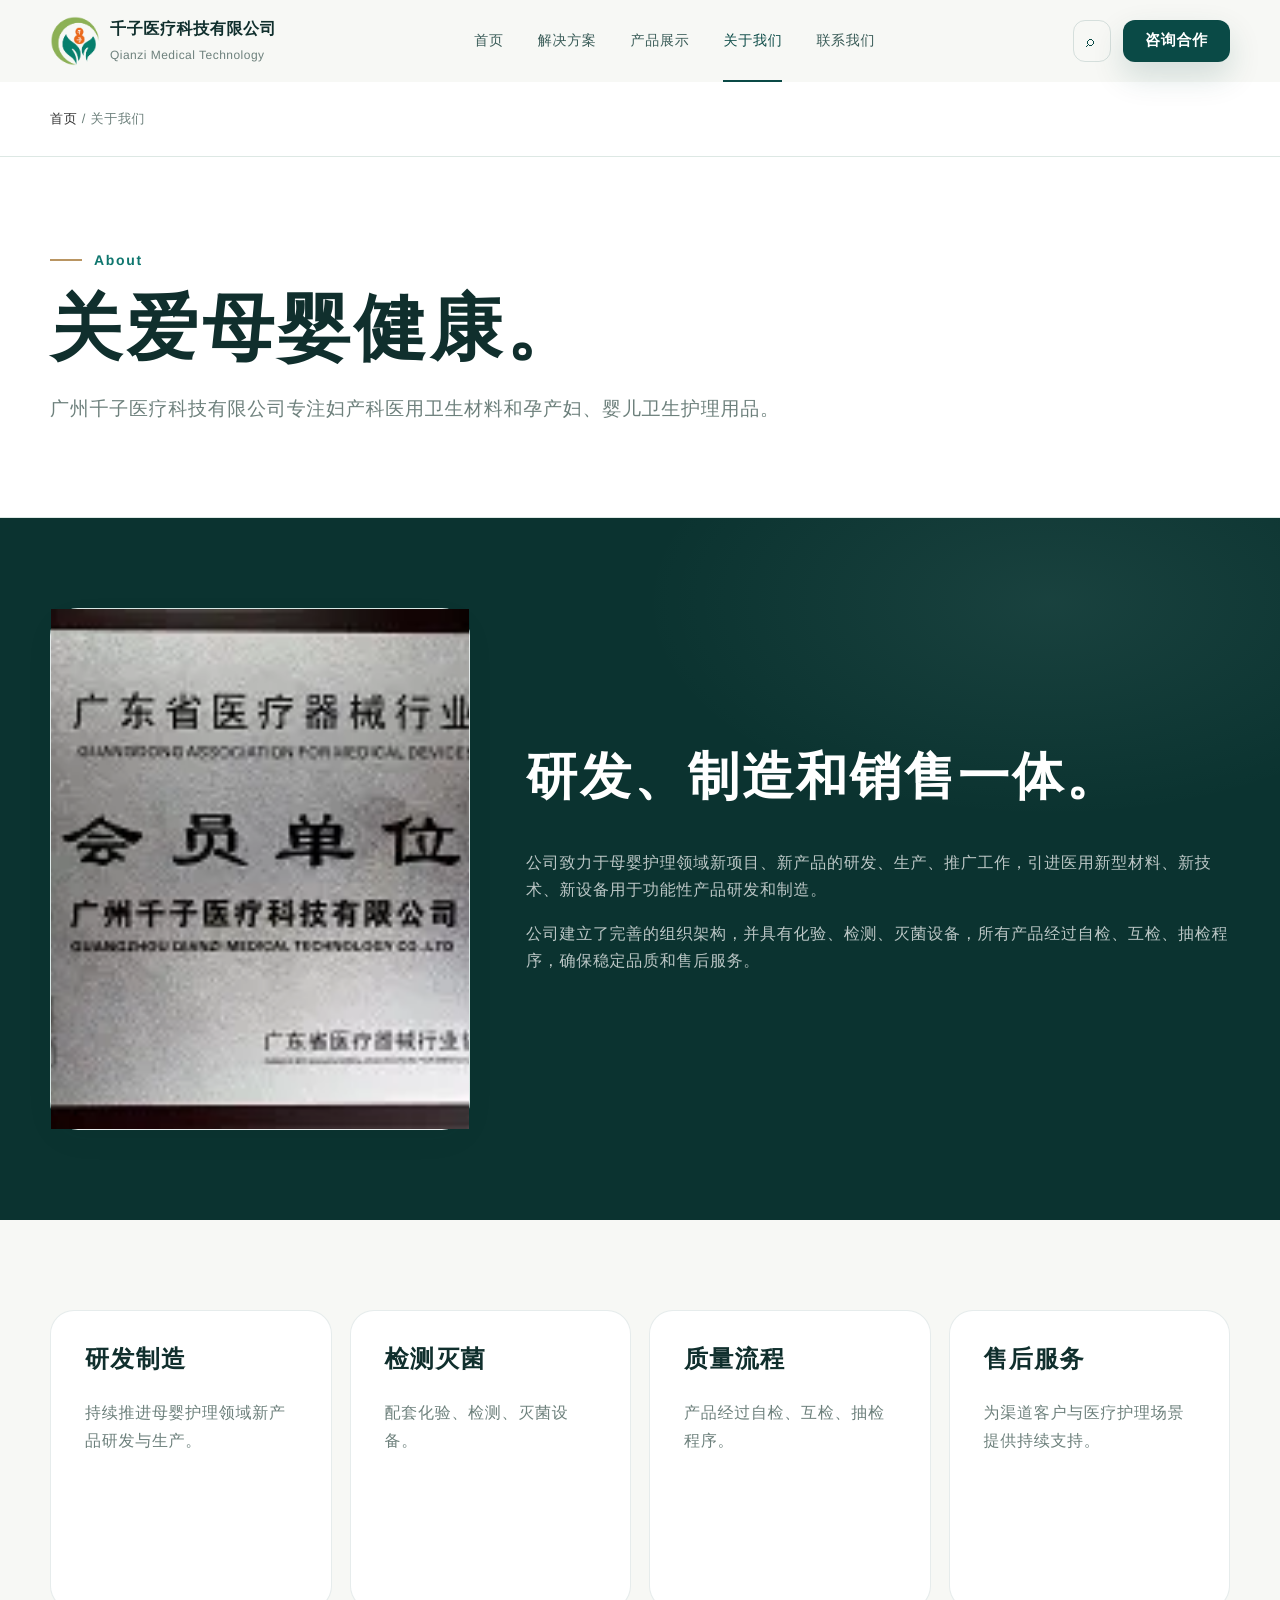
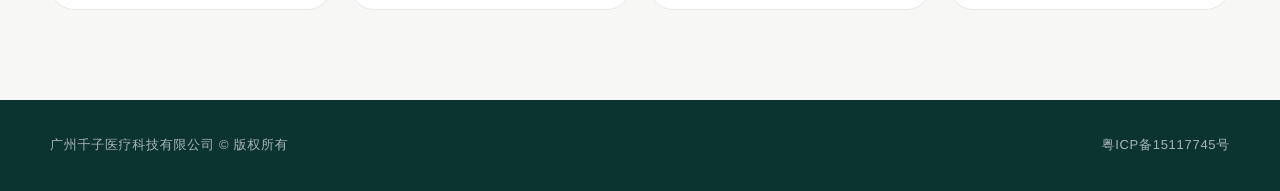
<file: about.html>
﻿<!doctype html>
<html lang="zh-CN">
<head>
  <meta charset="utf-8">
  <meta name="viewport" content="width=device-width, initial-scale=1">
  <title>关于我们 | 广州千子医疗科技有限公司</title>
  <meta name="description" content="广州千子医疗科技有限公司是一家专注妇产科医用卫生材料和母婴卫生护理用品的专业化医疗器械公司。">
  <meta name="robots" content="index,follow,max-image-preview:large">
  <meta name="keywords" content="广州千子医疗科技有限公司,千子医疗,医疗器械公司,母婴护理用品">
  <link rel="canonical" href="http://www.qianziyl.com/about.html">
  <link rel="stylesheet" href="qianzi-style.css">
</head>
<body>
  <div class="top-line" id="topLine"></div>
  <header>
    <div class="topbar"><div class="wrap"><span>广州千子医疗科技有限公司</span><span>4009-937-828</span></div></div>
    <nav class="nav" aria-label="主导航"><div class="wrap"><a class="brand" href="index.html"><span class="brand-mark"><img decoding="async" fetchpriority="high" src="assets/qianzi-logo-transparent.png" alt="千子医疗科技有限公司商标"></span><span class="brand-text">千子医疗科技有限公司<small>Qianzi Medical Technology</small></span></a><div class="nav-links"><a href="index.html">首页</a><a href="solutions.html">解决方案</a><a href="products.html">产品展示</a><a class="active" href="about.html">关于我们</a><a href="contact.html">联系我们</a></div><div class="nav-tools"><form class="search" role="search" aria-label="站内搜索"><button type="submit" aria-label="搜索">⌕</button><input type="search" name="q" placeholder="搜索产品 / 方案" autocomplete="off"><div class="search-results" aria-live="polite"></div></form><button class="menu-btn" type="button" aria-label="打开菜单" aria-expanded="false">☰</button><a class="nav-cta" href="contact.html">咨询合作</a></div></div></nav>
  </header>
  <main>
    <div class="breadcrumb"><div class="wrap"><a href="index.html">首页</a> / 关于我们</div></div>
    <section class="page-hero"><div class="wrap"><span class="eyebrow">About</span><h1>关爱母婴健康。</h1><p class="lead">广州千子医疗科技有限公司专注妇产科医用卫生材料和孕产妇、婴儿卫生护理用品。</p></div></section>
    <section class="section dark"><div class="wrap about-layout"><div class="image-panel"><img loading="lazy" decoding="async" src="assets/products-webp/2016071416200453637.webp" alt="案例展示"></div><div><h2>研发、制造和销售一体。</h2><p>公司致力于母婴护理领域新项目、新产品的研发、生产、推广工作，引进医用新型材料、新技术、新设备用于功能性产品研发和制造。</p><p>公司建立了完善的组织架构，并具有化验、检测、灭菌设备，所有产品经过自检、互检、抽检程序，确保稳定品质和售后服务。</p></div></div></section>
    <section class="section"><div class="wrap"><div class="grid-4"><article class="card"><h3>研发制造</h3><p>持续推进母婴护理领域新产品研发与生产。</p></article><article class="card"><h3>检测灭菌</h3><p>配套化验、检测、灭菌设备。</p></article><article class="card"><h3>质量流程</h3><p>产品经过自检、互检、抽检程序。</p></article><article class="card"><h3>售后服务</h3><p>为渠道客户与医疗护理场景提供持续支持。</p></article></div></div></section>
  </main>
  <footer class="footer"><div class="wrap"><div>广州千子医疗科技有限公司 © 版权所有</div><div>粤ICP备15117745号</div></div></footer>
  <script src="qianzi-interactions.js"></script>
</body>
</html>
</file>
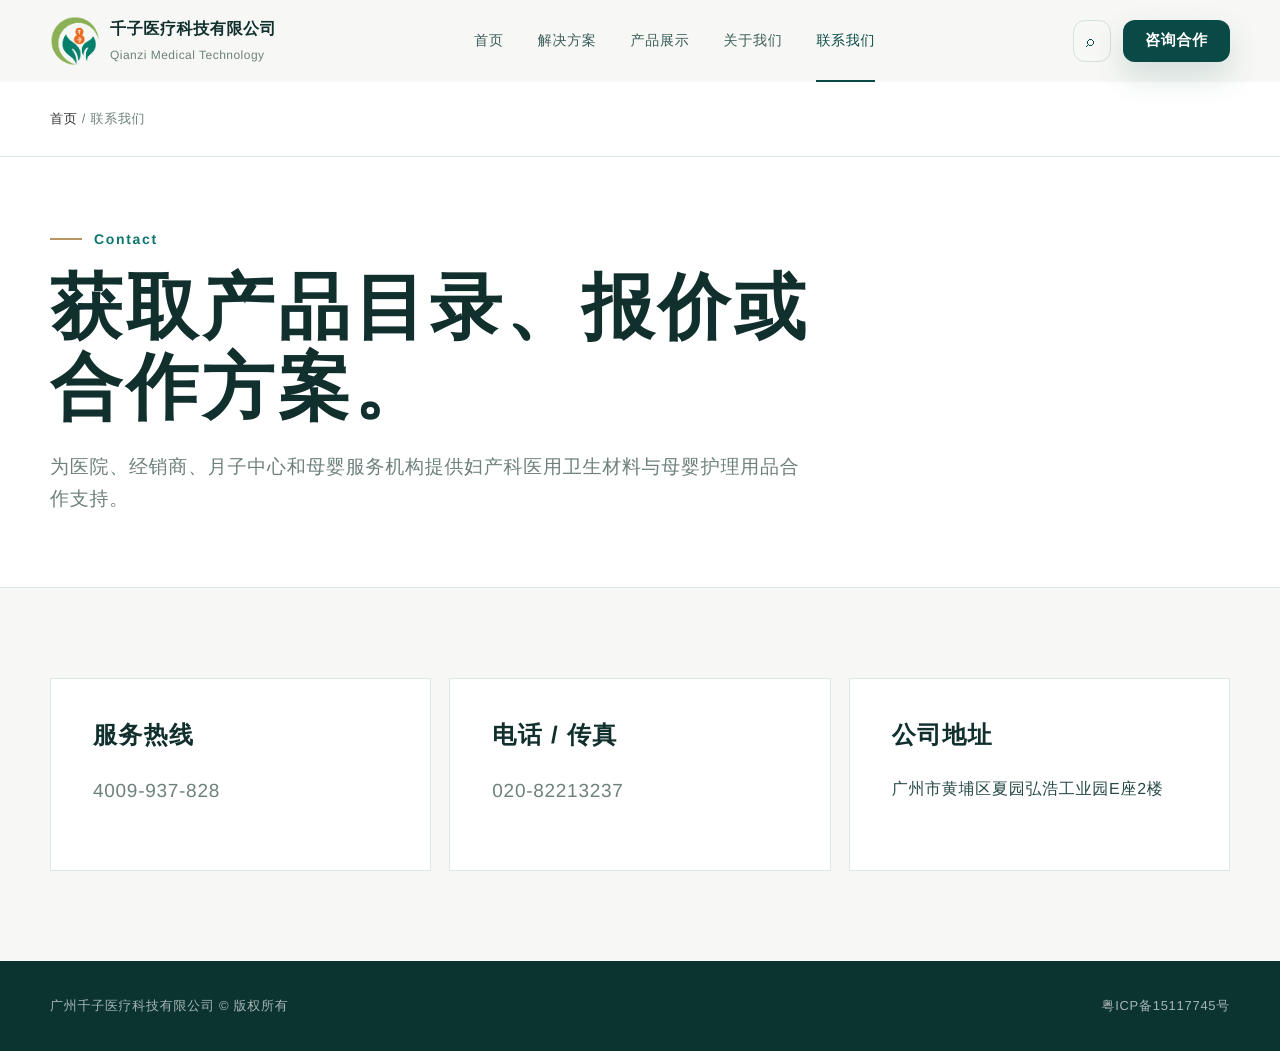
<file: contact.html>
﻿<!doctype html>
<html lang="zh-CN">
<head>
  <meta charset="utf-8">
  <meta name="viewport" content="width=device-width, initial-scale=1">
  <title>联系我们 | 广州千子医疗科技有限公司</title>
  <meta name="description" content="联系广州千子医疗科技有限公司，获取妇产科医用卫生材料、母婴护理用品产品目录、报价和合作方案。服务热线 4009-937-828。">
  <meta name="robots" content="index,follow,max-image-preview:large">
  <meta name="keywords" content="千子医疗联系方式,广州千子医疗电话,母婴护理用品合作,医疗用品报价">
  <link rel="canonical" href="http://www.qianziyl.com/contact.html">
  <link rel="stylesheet" href="qianzi-style.css">
</head>
<body>
  <div class="top-line" id="topLine"></div>
  <header>
    <div class="topbar"><div class="wrap"><span>广州千子医疗科技有限公司</span><span>4009-937-828</span></div></div>
    <nav class="nav" aria-label="主导航"><div class="wrap"><a class="brand" href="index.html"><span class="brand-mark"><img decoding="async" fetchpriority="high" src="assets/qianzi-logo-transparent.png" alt="千子医疗科技有限公司商标"></span><span class="brand-text">千子医疗科技有限公司<small>Qianzi Medical Technology</small></span></a><div class="nav-links"><a href="index.html">首页</a><a href="solutions.html">解决方案</a><a href="products.html">产品展示</a><a href="about.html">关于我们</a><a class="active" href="contact.html">联系我们</a></div><div class="nav-tools"><form class="search" role="search" aria-label="站内搜索"><button type="submit" aria-label="搜索">⌕</button><input type="search" name="q" placeholder="搜索产品 / 方案" autocomplete="off"><div class="search-results" aria-live="polite"></div></form><button class="menu-btn" type="button" aria-label="打开菜单" aria-expanded="false">☰</button><a class="nav-cta" href="contact.html">咨询合作</a></div></div></nav>
  </header>
  <main>
    <div class="breadcrumb"><div class="wrap"><a href="index.html">首页</a> / 联系我们</div></div>
    <section class="page-hero"><div class="wrap"><span class="eyebrow">Contact</span><h1>获取产品目录、报价或合作方案。</h1><p class="lead">为医院、经销商、月子中心和母婴服务机构提供妇产科医用卫生材料与母婴护理用品合作支持。</p></div></section>
    <section class="section"><div class="wrap"><div class="grid-3">
      <article class="contact-box"><h3>服务热线</h3><p class="lead">4009-937-828</p></article>
      <article class="contact-box"><h3>电话 / 传真</h3><p class="lead">020-82213237</p></article>
      <article class="contact-box"><h3>公司地址</h3><p>广州市黄埔区夏园弘浩工业园E座2楼</p></article>
    </div></div></section>
  </main>
  <footer class="footer"><div class="wrap"><div>广州千子医疗科技有限公司 © 版权所有</div><div>粤ICP备15117745号</div></div></footer>
  <script src="qianzi-interactions.js"></script>
</body>
</html>
</file>
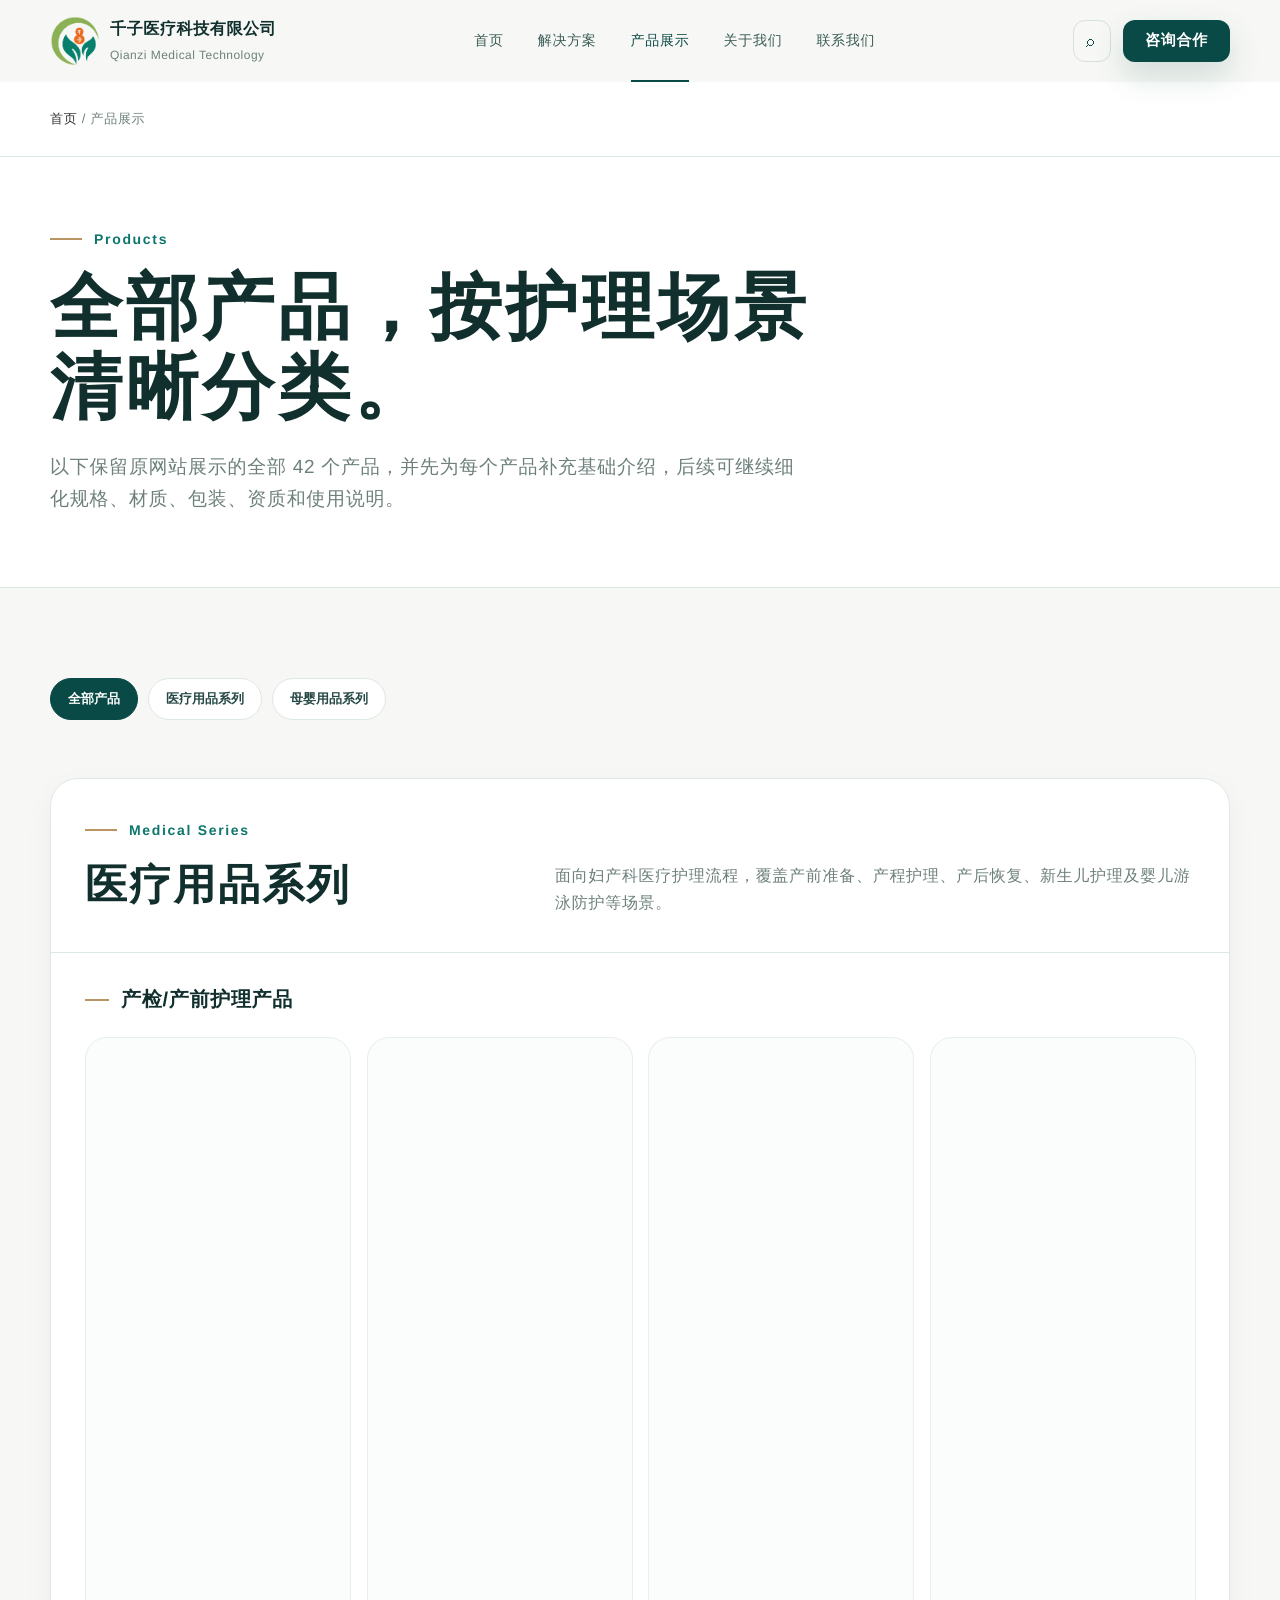
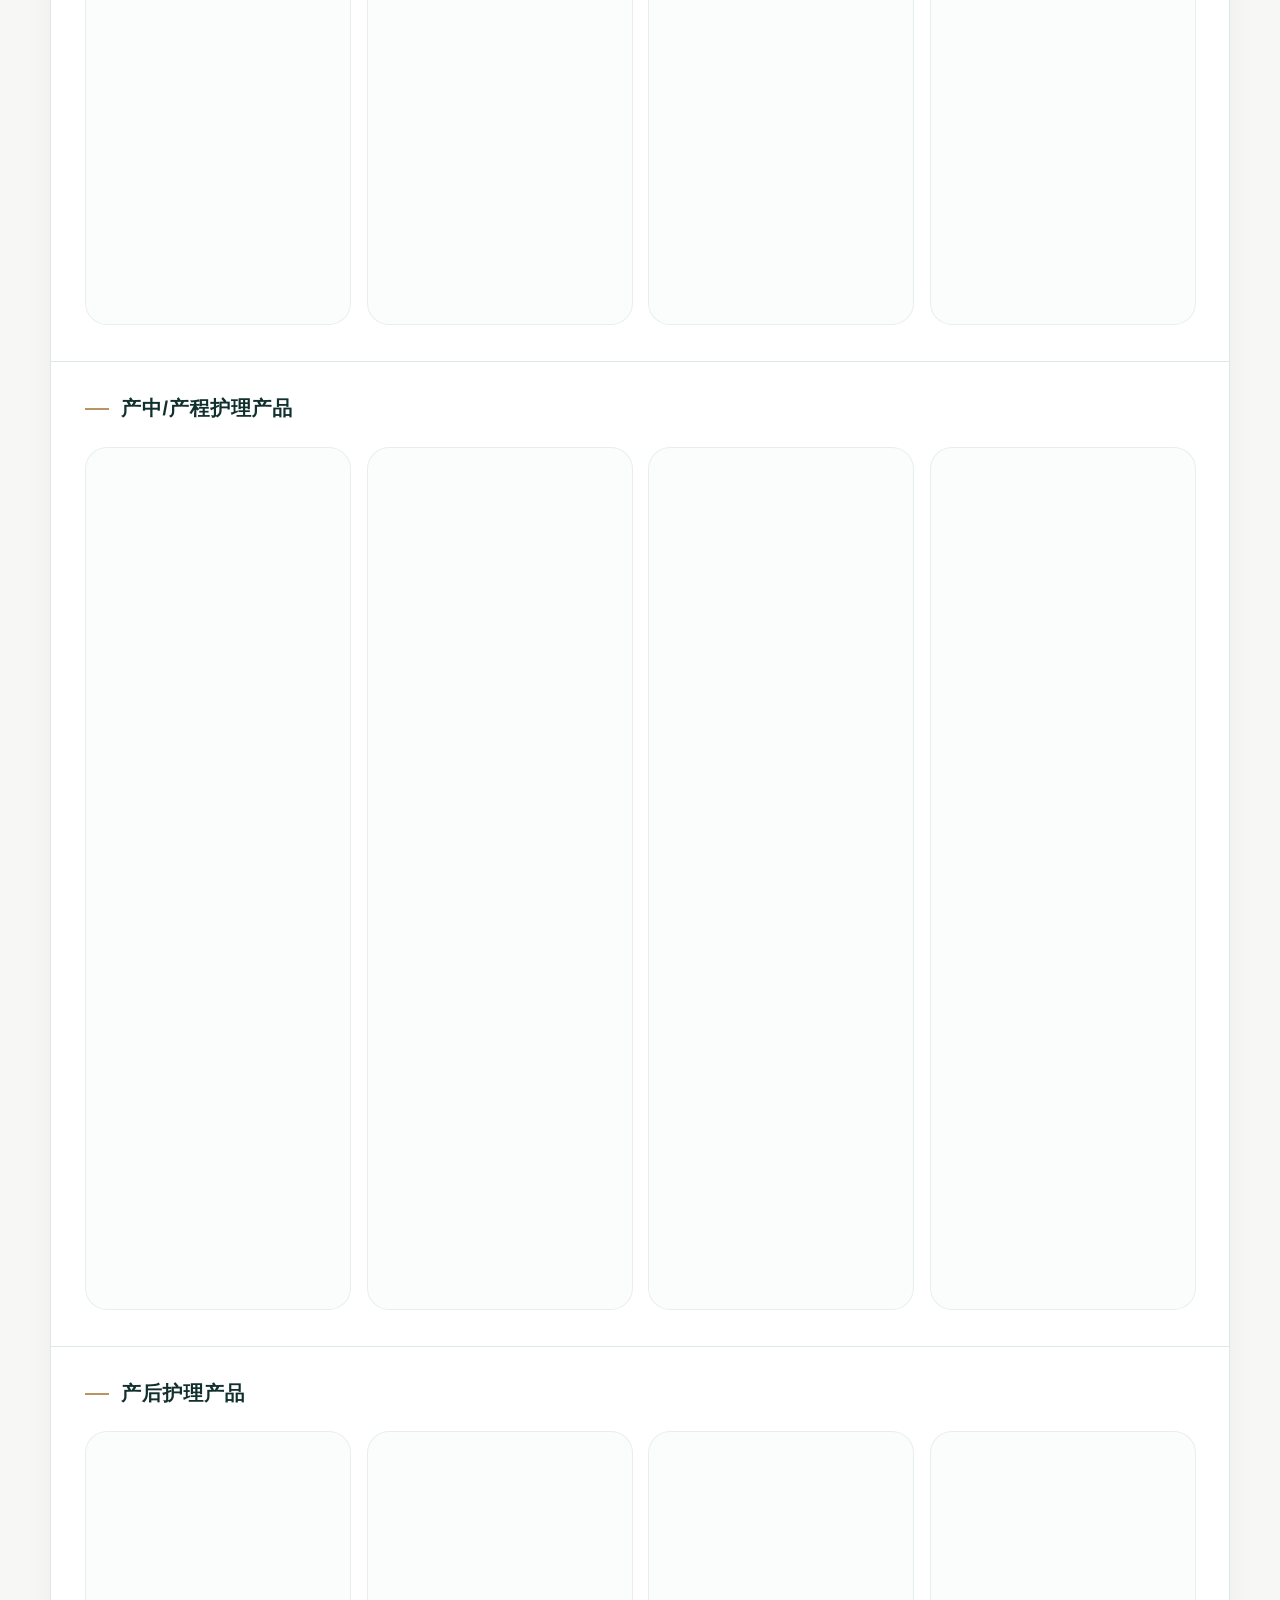
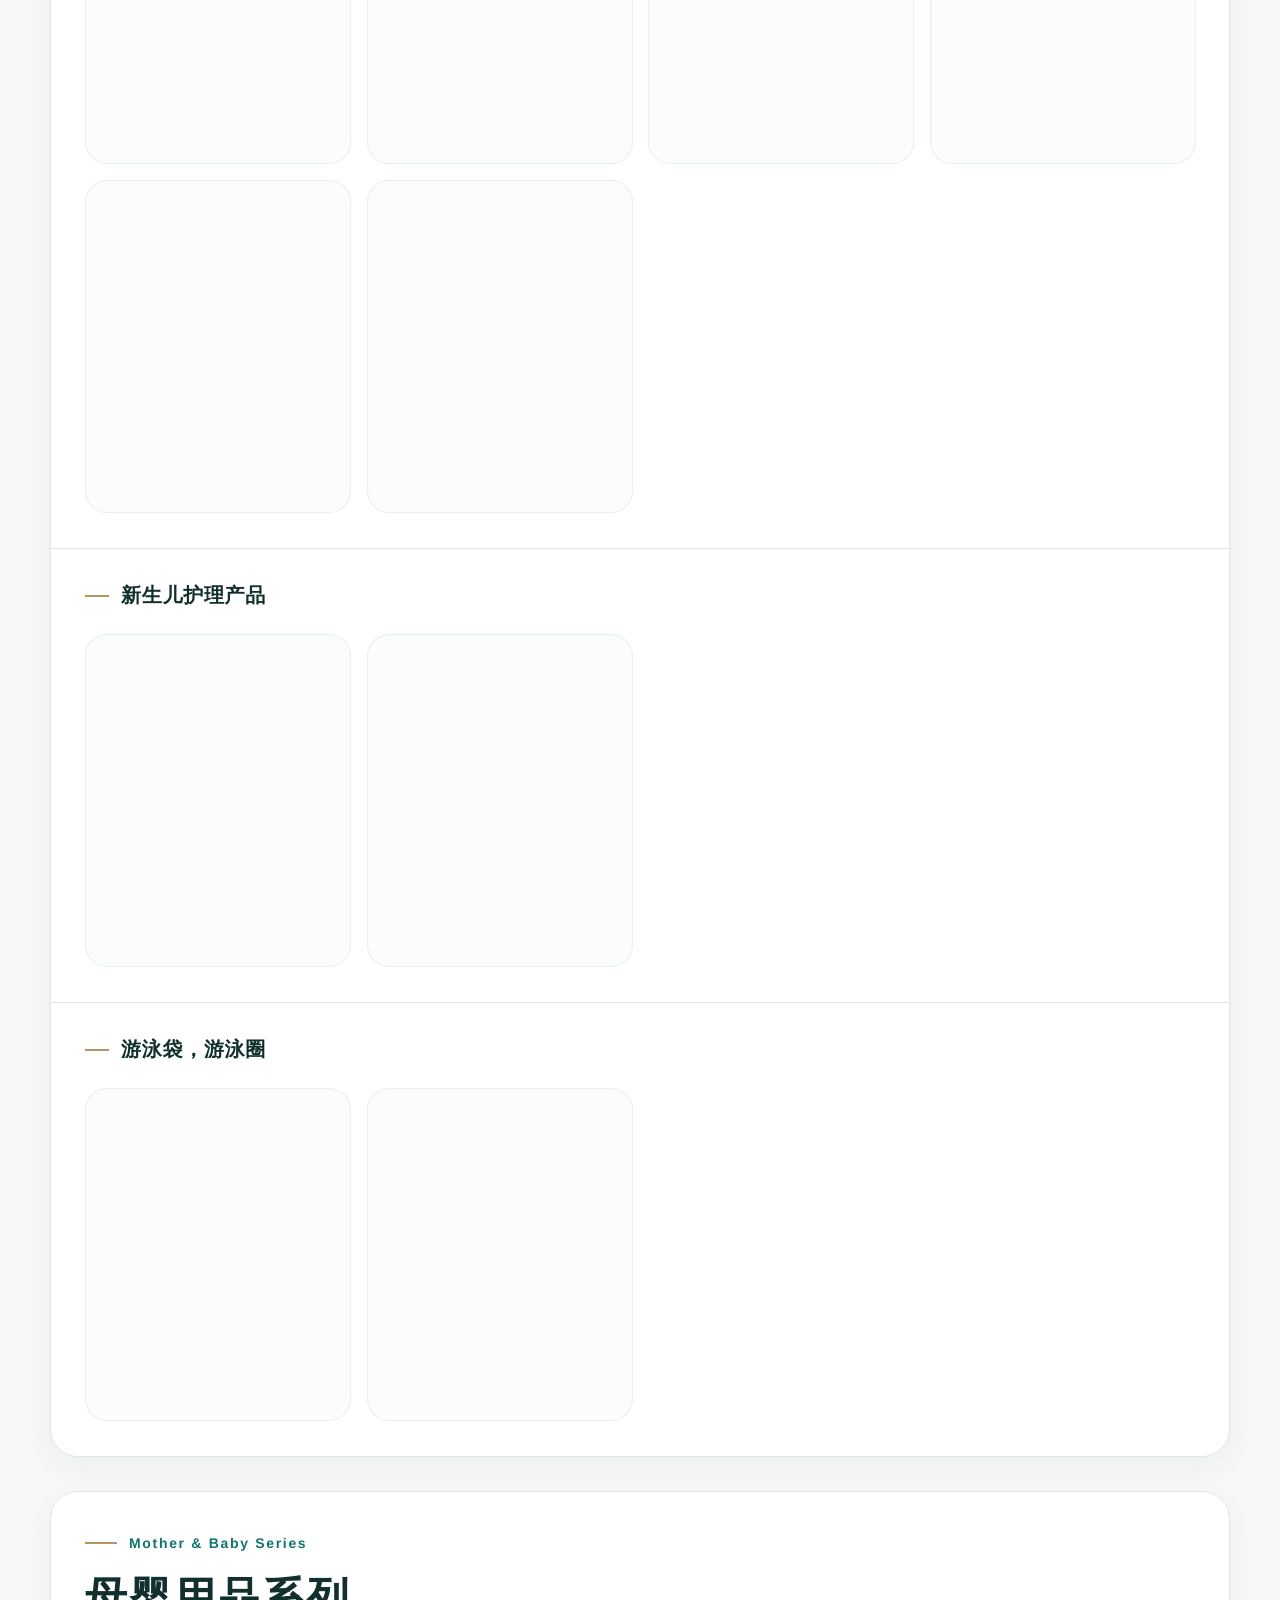
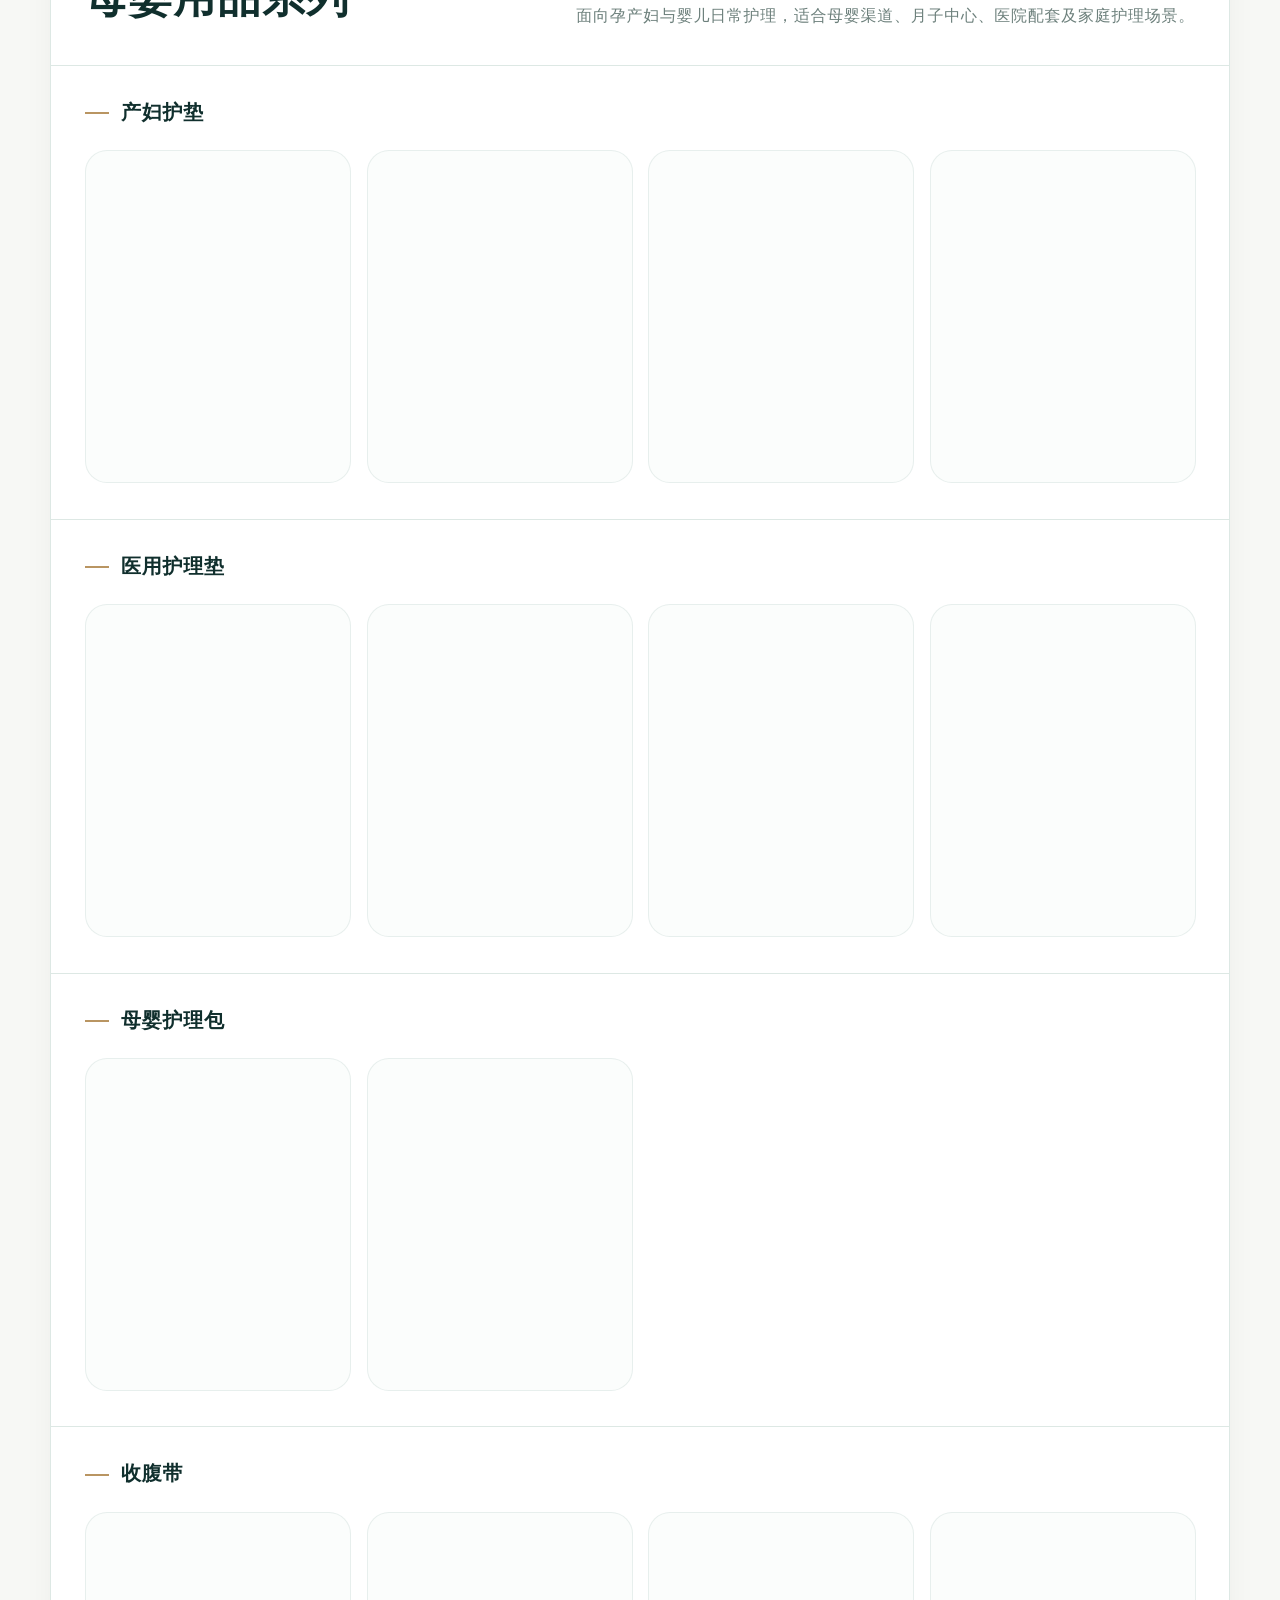
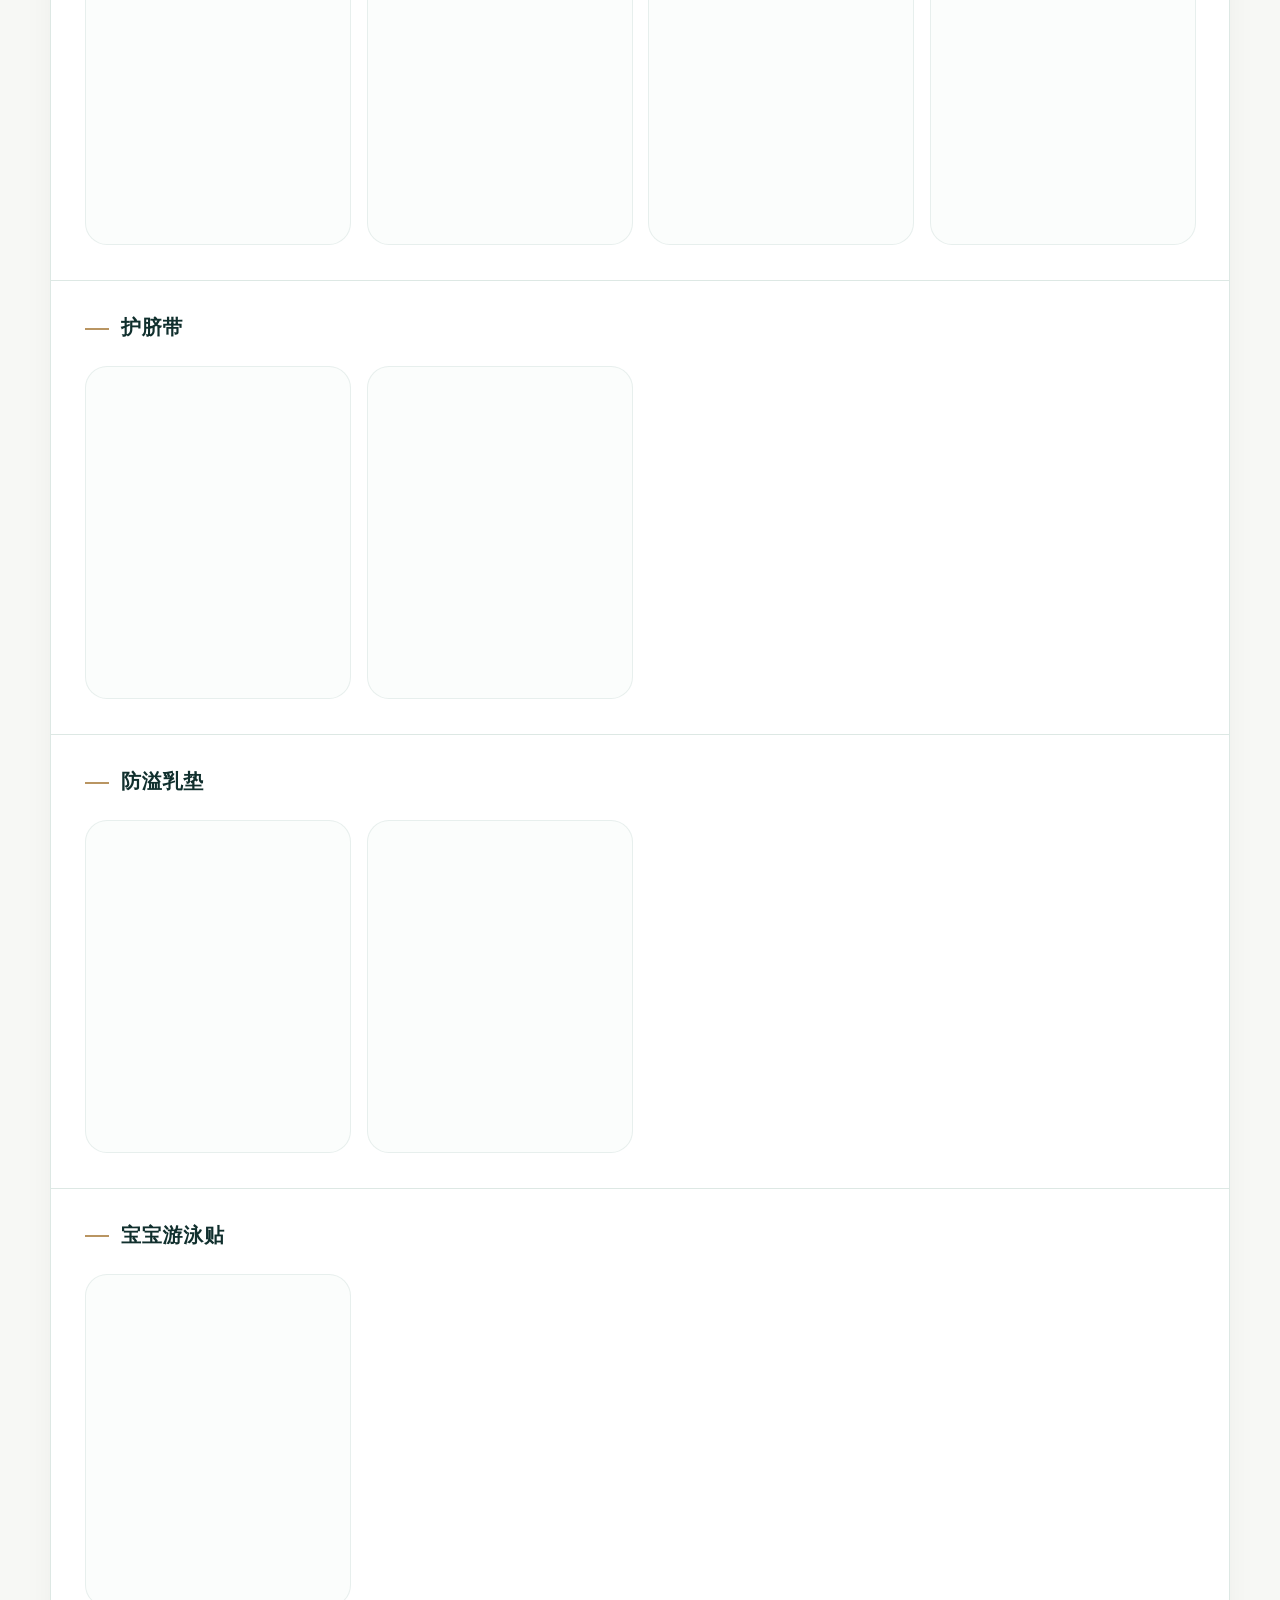
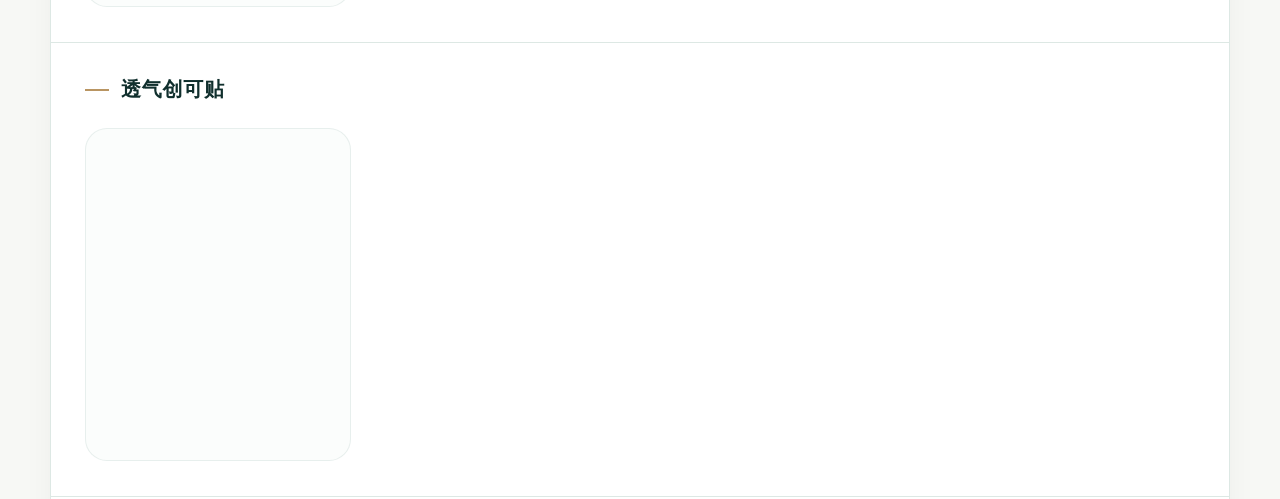
<file: products.html>
﻿<!doctype html>
<html lang="zh-CN">
<head>
  <meta charset="utf-8">
  <meta name="viewport" content="width=device-width, initial-scale=1">
  <title>产品展示 | 全部产品分类 | 广州千子医疗科技有限公司</title>
  <meta name="description" content="广州千子医疗科技有限公司全部产品展示，包含医疗用品系列和母婴用品系列，共覆盖产前、产中、产后、新生儿护理、医用护理垫、收腹带、护脐带等产品。">
  <meta name="robots" content="index,follow,max-image-preview:large">
  <meta name="keywords" content="千子医疗产品,医疗用品系列,母婴用品系列,计量产程垫,入院待产包,医用护理垫,护脐带,收腹带,产妇护垫">
  <link rel="canonical" href="http://www.qianziyl.com/products.html">
  <link rel="preload" href="assets/products-webp/1.webp" as="image" fetchpriority="high">
  <link rel="preload" href="assets/products-webp/2.webp" as="image">
  <link rel="stylesheet" href="qianzi-style.css">
</head>
<body>
  <div class="top-line" id="topLine"></div>
  <header>
    <div class="topbar"><div class="wrap"><span>广州千子医疗科技有限公司</span><span>4009-937-828</span></div></div>
    <nav class="nav" aria-label="主导航"><div class="wrap"><a class="brand" href="index.html"><span class="brand-mark"><img decoding="async" fetchpriority="high" src="assets/qianzi-logo-transparent.png" alt="千子医疗科技有限公司商标"></span><span class="brand-text">千子医疗科技有限公司<small>Qianzi Medical Technology</small></span></a><div class="nav-links"><a href="index.html">首页</a><a href="solutions.html">解决方案</a><a class="active" href="products.html">产品展示</a><a href="about.html">关于我们</a><a href="contact.html">联系我们</a></div><div class="nav-tools"><form class="search" role="search" aria-label="站内搜索"><button type="submit" aria-label="搜索">⌕</button><input type="search" name="q" placeholder="搜索产品 / 方案" autocomplete="off"><div class="search-results" aria-live="polite"></div></form><button class="menu-btn" type="button" aria-label="打开菜单" aria-expanded="false">☰</button><a class="nav-cta" href="contact.html">咨询合作</a></div></div></nav>
  </header>
  <main>
    <div class="breadcrumb"><div class="wrap"><a href="index.html">首页</a> / 产品展示</div></div>
    <section class="page-hero"><div class="wrap"><span class="eyebrow">Products</span><h1>全部产品，按护理场景清晰分类。</h1><p class="lead">以下保留原网站展示的全部 42 个产品，并先为每个产品补充基础介绍，后续可继续细化规格、材质、包装、资质和使用说明。</p></div></section>

    <section class="section">
      <div class="wrap category-stack">
        <div class="product-nav" role="list" aria-label="产品系列筛选">
          <button class="tab active" type="button" data-filter="all">全部产品</button>
          <button class="tab" type="button" data-filter="medical">医疗用品系列</button>
          <button class="tab" type="button" data-filter="mother-baby">母婴用品系列</button>
        </div>
        <article class="category-block" id="medical-series" data-series="medical">
          <div class="category-head">
            <div><span class="eyebrow">Medical Series</span><h2>医疗用品系列</h2></div>
            <p>面向妇产科医疗护理流程，覆盖产前准备、产程护理、产后恢复、新生儿护理及婴儿游泳防护等场景。</p>
          </div>

          <section class="subcategory">
            <div class="subcategory-title">产检/产前护理产品</div>
            <div class="catalog-products">
              <article class="catalog-product"><div><h3>孕产妇专用卫生巾</h3><p>为孕产妇产前与产后卫生护理设计，注重舒适贴合、吸收防护和日常护理便利性。</p></div><figure><img loading="eager" decoding="async" fetchpriority="high" src="assets/products-webp/1.webp" alt="孕产妇专用卫生巾"></figure></article>
              <article class="catalog-product"><div><h3>胎监带</h3><p>用于胎心监护等产检护理场景，帮助固定监护探头，提升检查过程的稳定性与舒适度。</p></div><figure><img loading="eager" decoding="async" fetchpriority="high" src="assets/products-webp/2.webp" alt="胎监带"></figure></article>
              <article class="catalog-product"><div><h3>入院待产包</h3><p>将待产入院常用护理用品组合成套，便于孕产妇提前准备，也方便医院和渠道标准化配置。</p></div><figure><img loading="eager" decoding="async" fetchpriority="high" src="assets/products-webp/3.webp" alt="入院待产包"></figure></article>
              <article class="catalog-product"><div><h3>护理垫</h3><p>适用于产前检查、住院待产和基础护理防护场景，帮助保持床面清洁并减少护理负担。</p></div><figure><img loading="eager" decoding="async" fetchpriority="high" src="assets/products-webp/4.webp" alt="护理垫"></figure></article>
            </div>
          </section>

          <section class="subcategory">
            <div class="subcategory-title">产中/产程护理产品</div>
            <div class="catalog-products">
              <article class="catalog-product"><div><h3>入院待产包</h3><p>面向产程护理准备的组合用品，覆盖入院后常用耗材，适合医疗机构与产妇按需配置。</p></div><figure><img loading="lazy" decoding="async" src="assets/products-webp/5.webp" alt="入院待产包"></figure></article>
              <article class="catalog-product"><div><h3>产床罩</h3><p>用于产床表面隔离与清洁防护，帮助产程环境保持整洁，适配妇产科护理使用。</p></div><figure><img loading="lazy" decoding="async" src="assets/products-webp/lyx.webp" alt="产床罩"></figure></article>
              <article class="catalog-product"><div><h3>计量产程垫</h3><p>服务产程护理和出血量观察等关键场景，兼顾吸收、防护和计量辅助，是重点医疗护理产品。</p></div><figure><img loading="lazy" decoding="async" src="assets/products-webp/6.webp" alt="计量产程垫"></figure></article>
              <article class="catalog-product"><div><h3>医用护理垫</h3><p>用于产程及住院护理过程中的床面防护，帮助减少污染扩散并提升护理操作效率。</p></div><figure><img loading="lazy" decoding="async" src="assets/products-webp/7.webp" alt="医用护理垫"></figure></article>
            </div>
          </section>

          <section class="subcategory">
            <div class="subcategory-title">产后护理产品</div>
            <div class="catalog-products">
              <article class="catalog-product"><div><h3>腹带</h3><p>用于产后恢复护理场景，帮助腹部支撑与日常护理管理，适合产后阶段配套使用。</p></div><figure><img loading="lazy" decoding="async" src="assets/products-webp/2021061616414381990.webp" alt="腹带"></figure></article>
              <article class="catalog-product"><div><h3>产后护理包</h3><p>围绕产后清洁、防护和恢复需求配置常用品，适合医院、月子中心及家庭护理场景。</p></div><figure><img loading="lazy" decoding="async" src="assets/products-webp/8.webp" alt="产后护理包"></figure></article>
              <article class="catalog-product"><div><h3>计量型医用护理垫</h3><p>在常规护理垫基础上强调计量辅助功能，适用于产后出血量观察和护理记录场景。</p></div><figure><img loading="lazy" decoding="async" src="assets/products-webp/9.webp" alt="计量型医用护理垫"></figure></article>
              <article class="catalog-product"><div><h3>医用护理垫</h3><p>用于产后住院与恢复护理的基础防护耗材，帮助保持护理环境清洁、干爽。</p></div><figure><img loading="lazy" decoding="async" src="assets/products-webp/10.webp" alt="医用护理垫"></figure></article>
              <article class="catalog-product"><div><h3>产后收腹带</h3><p>针对产后腹部支撑与恢复护理需求设计，适合与产后护理包、护垫等产品配套使用。</p></div><figure><img loading="lazy" decoding="async" src="assets/products-webp/11.webp" alt="产后收腹带"></figure></article>
              <article class="catalog-product"><div><h3>产妇专用卫生巾</h3><p>面向产后恶露期卫生护理需求，强调吸收、防漏和产妇使用舒适度。</p></div><figure><img loading="lazy" decoding="async" src="assets/products-webp/12.webp" alt="产妇专用卫生巾"></figure></article>
            </div>
          </section>

          <section class="subcategory">
            <div class="subcategory-title">新生儿护理产品</div>
            <div class="catalog-products">
              <article class="catalog-product"><div><h3>护脐带</h3><p>用于新生儿脐部护理与防护，帮助减少外部摩擦，适合出生后早期护理场景。</p></div><figure><img loading="lazy" decoding="async" src="assets/products-webp/13.webp" alt="护脐带"></figure></article>
              <article class="catalog-product"><div><h3>游泳贴，透气贴</h3><p>用于婴儿游泳及日常防护场景，兼顾防护、透气和贴合需求。</p></div><figure><img loading="lazy" decoding="async" src="assets/products-webp/14.webp" alt="游泳贴，透气贴"></figure></article>
            </div>
          </section>

          <section class="subcategory">
            <div class="subcategory-title">游泳袋，游泳圈</div>
            <div class="catalog-products">
              <article class="catalog-product"><div><h3>游泳袋</h3><p>用于婴儿游泳护理配套场景，便于一次性防护和环境清洁管理。</p></div><figure><img loading="lazy" decoding="async" src="assets/products-webp/15.webp" alt="游泳袋"></figure></article>
              <article class="catalog-product"><div><h3>游泳圈</h3><p>婴儿游泳辅助用品，适合母婴护理机构和家庭婴儿游泳护理场景配套使用。</p></div><figure><img loading="lazy" decoding="async" src="assets/products-webp/16.webp" alt="游泳圈"></figure></article>
            </div>
          </section>
        </article>

        <article class="category-block" id="mother-baby-series" data-series="mother-baby">
          <div class="category-head">
            <div><span class="eyebrow">Mother & Baby Series</span><h2>母婴用品系列</h2></div>
            <p>面向孕产妇与婴儿日常护理，适合母婴渠道、月子中心、医院配套及家庭护理场景。</p>
          </div>

          <section class="subcategory"><div class="subcategory-title">产妇护垫</div><div class="catalog-products">
            <article class="catalog-product"><div><h3>孕产妇专用（XL）</h3><p>大尺码护理护垫，适合产后初期及流量较大阶段使用，强调覆盖面积与吸收防护。</p></div><figure><img loading="lazy" decoding="async" src="assets/products-webp/2015111811001845738.webp" alt="孕产妇专用（XL）"></figure></article>
            <article class="catalog-product"><div><h3>孕产妇护垫（L）</h3><p>适合产后护理常用阶段，兼顾舒适贴合与防护性能，便于日常更换。</p></div><figure><img loading="lazy" decoding="async" src="assets/products-webp/2015111811033999174.webp" alt="孕产妇护垫（L）"></figure></article>
            <article class="catalog-product"><div><h3>孕产妇专用（M）</h3><p>中号规格适合恢复期或日常护理阶段使用，满足轻便、贴合的护理需求。</p></div><figure><img loading="lazy" decoding="async" src="assets/products-webp/2015111816362795561.webp" alt="孕产妇专用（M）"></figure></article>
            <article class="catalog-product"><div><h3>孕产妇专用（S）</h3><p>小号规格适合后期轻量护理场景，方便产妇外出或日常使用。</p></div><figure><img loading="lazy" decoding="async" src="assets/products-webp/2015111816372122513.webp" alt="孕产妇专用（S）"></figure></article>
          </div></section>

          <section class="subcategory"><div class="subcategory-title">医用护理垫</div><div class="catalog-products">
            <article class="catalog-product"><div><h3>60x60加厚型</h3><p>60x60 加厚规格适用于床面局部防护，提升吸收容量和使用稳定性。</p></div><figure><img loading="lazy" decoding="async" src="assets/products-webp/2015111816381698055.webp" alt="60x60加厚型"></figure></article>
            <article class="catalog-product"><div><h3>60x90加厚型</h3><p>60x90 加厚规格覆盖面积更大，适合产后护理、住院护理等需求。</p></div><figure><img loading="lazy" decoding="async" src="assets/products-webp/2015111816390661829.webp" alt="60x90加厚型"></figure></article>
            <article class="catalog-product"><div><h3>60x60舒适型</h3><p>舒适型护理垫适合常规护理防护，兼顾柔软触感和基础吸收表现。</p></div><figure><img loading="lazy" decoding="async" src="assets/products-webp/2015111816394119630.webp" alt="60x60舒适型"></figure></article>
            <article class="catalog-product"><div><h3>60x90舒适型</h3><p>大尺寸舒适型护理垫适合床面防护和日常照护场景，使用更从容。</p></div><figure><img loading="lazy" decoding="async" src="assets/products-webp/2015111816401898457.webp" alt="60x90舒适型"></figure></article>
          </div></section>

          <section class="subcategory"><div class="subcategory-title">母婴护理包</div><div class="catalog-products">
            <article class="catalog-product"><div><h3>入院待产包（经济型）</h3><p>经济型组合覆盖基础待产用品，适合入院准备、渠道销售和医院配套使用。</p></div><figure><img loading="lazy" decoding="async" src="assets/products-webp/2015111816413774985.webp" alt="入院待产包（经济型）"></figure></article>
            <article class="catalog-product"><div><h3>入院待产包（豪华型）</h3><p>豪华型组合配置更完整，适合对护理便利性和用品齐全度要求更高的场景。</p></div><figure><img loading="lazy" decoding="async" src="assets/products-webp/2015111816425910353.webp" alt="入院待产包（豪华型）"></figure></article>
          </div></section>

          <section class="subcategory"><div class="subcategory-title">收腹带</div><div class="catalog-products">
            <article class="catalog-product"><div><h3>顺产专用XL-L-M</h3><p>针对顺产产后恢复需求设计，提供多尺码选择，帮助腹部支撑护理。</p></div><figure><img loading="lazy" decoding="async" src="assets/products-webp/2015111816441910765.webp" alt="顺产专用XL-L-M"></figure></article>
            <article class="catalog-product"><div><h3>剖腹产专用XL-L-M</h3><p>针对剖腹产产后护理场景，注重腹部支撑与使用舒适度。</p></div><figure><img loading="lazy" decoding="async" src="assets/products-webp/2015111816470737612.webp" alt="剖腹产专用XL-L-M"></figure></article>
            <article class="catalog-product"><div><h3>加强型XL-L</h3><p>加强型收腹带提供更强支撑感，适合需要更稳定腹部护理的产后阶段。</p></div><figure><img loading="lazy" decoding="async" src="assets/products-webp/2015111816475840628.webp" alt="加强型XL-L"></figure></article>
            <article class="catalog-product"><div><h3>纱布收腹带</h3><p>纱布材质收腹带适合传统缠绕式护理需求，便于根据体型灵活调整。</p></div><figure><img loading="lazy" decoding="async" src="assets/products-webp/lyx.webp" alt="纱布收腹带"></figure></article>
          </div></section>

          <section class="subcategory"><div class="subcategory-title">护脐带</div><div class="catalog-products">
            <article class="catalog-product"><div><h3>护脐带10条装</h3><p>多片装护脐带适合新生儿日常更换护理，便于家庭和机构连续使用。</p></div><figure><img loading="lazy" decoding="async" src="assets/products-webp/2015111816554495721.webp" alt="护脐带10条装"></figure></article>
            <article class="catalog-product"><div><h3>护脐带（碘伏）5条装</h3><p>碘伏护理规格适合新生儿脐部护理场景，满足更精细的护理配置需求。</p></div><figure><img loading="lazy" decoding="async" src="assets/products-webp/2015111816571933649.webp" alt="护脐带（碘伏）5条装"></figure></article>
          </div></section>

          <section class="subcategory"><div class="subcategory-title">防溢乳垫</div><div class="catalog-products">
            <article class="catalog-product"><div><h3>舒适型36片</h3><p>舒适型防溢乳垫用于哺乳期日常护理，帮助保持衣物干爽、提升使用舒适度。</p></div><figure><img loading="lazy" decoding="async" src="assets/products-webp/2015111816580991514.webp" alt="舒适型36片"></figure></article>
            <article class="catalog-product"><div><h3>超柔型36片</h3><p>超柔型防溢乳垫强调柔软触感，适合对肌肤舒适度要求更高的哺乳期妈妈。</p></div><figure><img loading="lazy" decoding="async" src="assets/products-webp/2015111816584354660.webp" alt="超柔型36片"></figure></article>
          </div></section>

          <section class="subcategory"><div class="subcategory-title">宝宝游泳贴</div><div class="catalog-products">
            <article class="catalog-product"><div><h3>防水游泳贴</h3><p>用于宝宝游泳前后的局部防水防护，适合母婴护理机构和家庭护理场景。</p></div><figure><img loading="lazy" decoding="async" src="assets/products-webp/2015111816593356621.webp" alt="防水游泳贴"></figure></article>
          </div></section>

          <section class="subcategory"><div class="subcategory-title">透气创可贴</div><div class="catalog-products">
            <article class="catalog-product"><div><h3>透气贴A型</h3><p>透气贴用于日常局部防护，兼顾贴合性与透气性，适合母婴护理配套使用。</p></div><figure><img loading="lazy" decoding="async" src="assets/products-webp/2015111817001517352.webp" alt="透气贴A型"></figure></article>
          </div></section>

          <section class="subcategory"><div class="subcategory-title">一次性纸内裤/弹力网裤</div><div class="catalog-products">
            <article class="catalog-product"><div><h3>一次性纸内裤</h3><p>适用于住院待产、产后护理和出行备用场景，便于更换和卫生管理。</p></div><figure><img loading="lazy" decoding="async" src="assets/products-webp/2015111817005790317.webp" alt="一次性纸内裤"></figure></article>
            <article class="catalog-product"><div><h3>弹力网裤</h3><p>弹力网裤适合搭配产妇护垫、护理垫等产品使用，便于固定和穿着。</p></div><figure><img loading="lazy" decoding="async" src="assets/products-webp/2015111817013910980.webp" alt="弹力网裤"></figure></article>
            <article class="catalog-product"><div><h3>纯棉内裤</h3><p>纯棉内裤适合产妇日常护理和恢复期穿着，强调亲肤、透气和舒适。</p></div><figure><img loading="lazy" decoding="async" src="assets/products-webp/lyx.webp" alt="纯棉内裤"></figure></article>
          </div></section>

          <section class="subcategory"><div class="subcategory-title">一次性坐厕纸</div><div class="catalog-products">
            <article class="catalog-product"><div><h3>一次性坐厕纸</h3><p>适用于住院、外出及公共卫生间场景，帮助提升孕产妇使用卫生与便利性。</p></div><figure><img loading="lazy" decoding="async" src="assets/products-webp/2015111817023440203.webp" alt="一次性坐厕纸"></figure></article>
          </div></section>
        </article>
      </div>
    </section>
  </main>
  <footer class="footer"><div class="wrap"><div>广州千子医疗科技有限公司 © 版权所有</div><div>粤ICP备15117745号</div></div></footer>
  <script src="qianzi-interactions.js"></script>
</body>
</html>
</file>
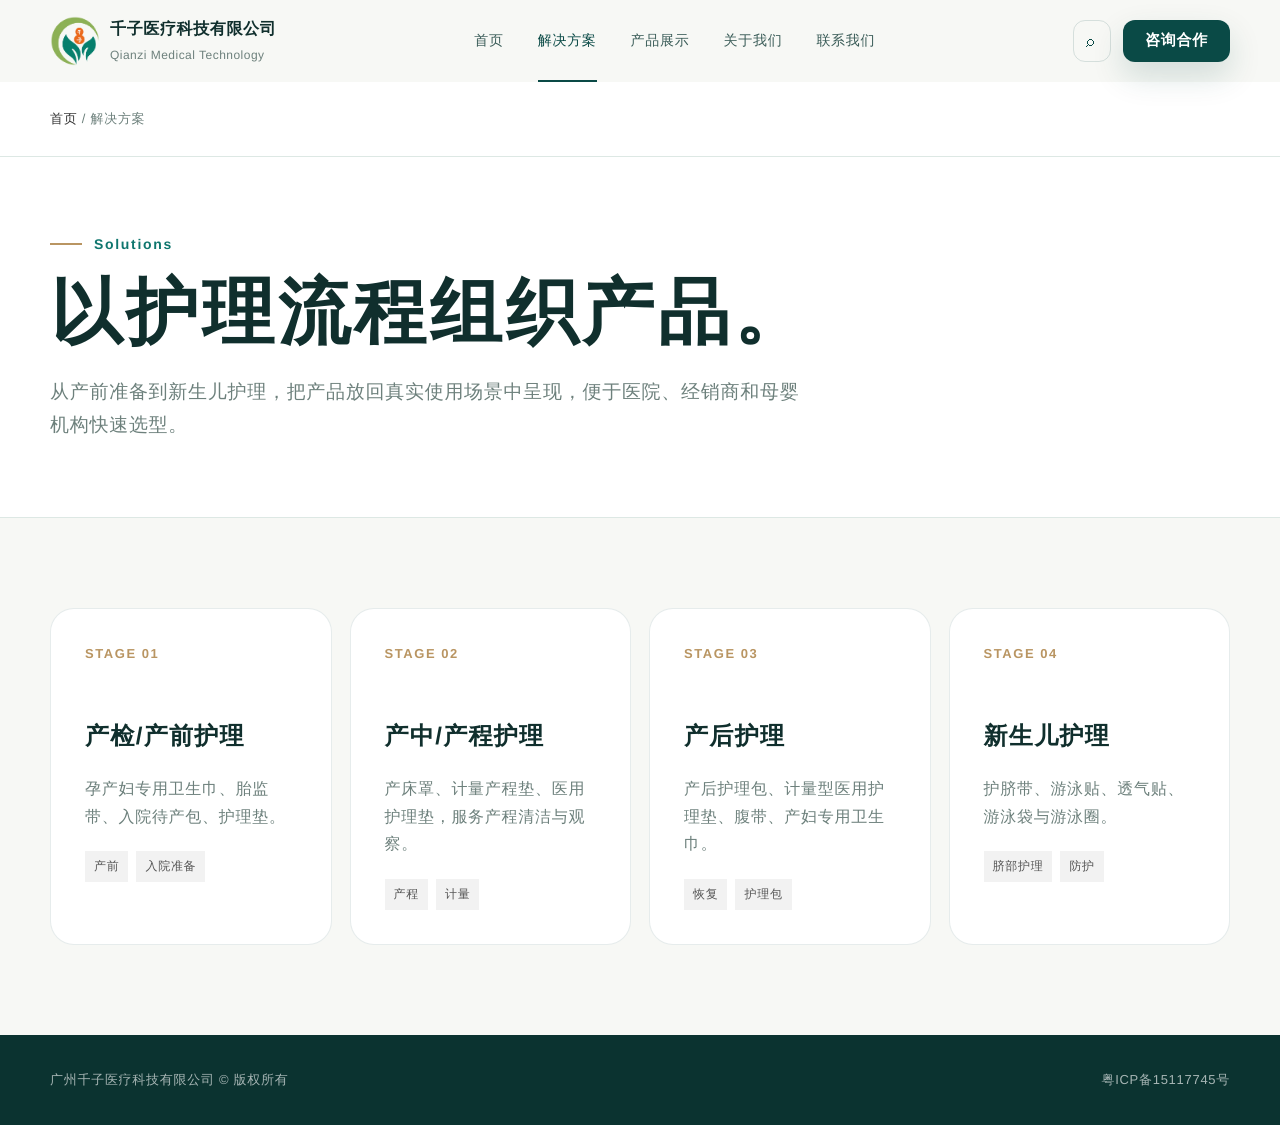
<file: solutions.html>
﻿<!doctype html>
<html lang="zh-CN">
<head>
  <meta charset="utf-8">
  <meta name="viewport" content="width=device-width, initial-scale=1">
  <title>解决方案 | 广州千子医疗科技有限公司</title>
  <meta name="description" content="千子医疗围绕产前、产中、产后、新生儿护理四大场景，提供妇产科医用卫生材料与母婴护理用品解决方案。">
  <meta name="robots" content="index,follow,max-image-preview:large">
  <meta name="keywords" content="产前护理,产程护理,产后护理,新生儿护理,妇产科护理用品">
  <link rel="canonical" href="http://www.qianziyl.com/solutions.html">
  <link rel="stylesheet" href="qianzi-style.css">
</head>
<body>
  <div class="top-line" id="topLine"></div>
  <header>
    <div class="topbar"><div class="wrap"><span>广州千子医疗科技有限公司</span><span>4009-937-828</span></div></div>
    <nav class="nav" aria-label="主导航"><div class="wrap"><a class="brand" href="index.html"><span class="brand-mark"><img decoding="async" fetchpriority="high" src="assets/qianzi-logo-transparent.png" alt="千子医疗科技有限公司商标"></span><span class="brand-text">千子医疗科技有限公司<small>Qianzi Medical Technology</small></span></a><div class="nav-links"><a href="index.html">首页</a><a class="active" href="solutions.html">解决方案</a><a href="products.html">产品展示</a><a href="about.html">关于我们</a><a href="contact.html">联系我们</a></div><div class="nav-tools"><form class="search" role="search" aria-label="站内搜索"><button type="submit" aria-label="搜索">⌕</button><input type="search" name="q" placeholder="搜索产品 / 方案" autocomplete="off"><div class="search-results" aria-live="polite"></div></form><button class="menu-btn" type="button" aria-label="打开菜单" aria-expanded="false">☰</button><a class="nav-cta" href="contact.html">咨询合作</a></div></div></nav>
  </header>
  <main>
    <div class="breadcrumb"><div class="wrap"><a href="index.html">首页</a> / 解决方案</div></div>
    <section class="page-hero"><div class="wrap"><span class="eyebrow">Solutions</span><h1>以护理流程组织产品。</h1><p class="lead">从产前准备到新生儿护理，把产品放回真实使用场景中呈现，便于医院、经销商和母婴机构快速选型。</p></div></section>
    <section class="section"><div class="wrap"><div class="grid-4">
      <article class="card"><span class="num">Stage 01</span><h3>产检/产前护理</h3><p>孕产妇专用卫生巾、胎监带、入院待产包、护理垫。</p><div class="tags"><span>产前</span><span>入院准备</span></div></article>
      <article class="card"><span class="num">Stage 02</span><h3>产中/产程护理</h3><p>产床罩、计量产程垫、医用护理垫，服务产程清洁与观察。</p><div class="tags"><span>产程</span><span>计量</span></div></article>
      <article class="card"><span class="num">Stage 03</span><h3>产后护理</h3><p>产后护理包、计量型医用护理垫、腹带、产妇专用卫生巾。</p><div class="tags"><span>恢复</span><span>护理包</span></div></article>
      <article class="card"><span class="num">Stage 04</span><h3>新生儿护理</h3><p>护脐带、游泳贴、透气贴、游泳袋与游泳圈。</p><div class="tags"><span>脐部护理</span><span>防护</span></div></article>
    </div></div></section>
  </main>
  <footer class="footer"><div class="wrap"><div>广州千子医疗科技有限公司 © 版权所有</div><div>粤ICP备15117745号</div></div></footer>
  <script src="qianzi-interactions.js"></script>
</body>
</html>
</file>
<file: qianzi-style.css>
:root {
  --red: #0f766e;
  --deep: #0a4a46;
  --deep-2: #073a37;
  --green: #0f766e;
  --green-soft: #e7f3f0;
  --gold: #b99562;
  --gold-soft: #f4efe5;
  --ink: #102f2d;
  --text: #274946;
  --muted: #6d807c;
  --light: #f7f8f5;
  --line: #dde8e4;
  --white: #fff;
  --dark: #0b3330;
  --shadow: 0 18px 45px rgba(15, 47, 45, .08);
  --shadow2: 0 26px 70px rgba(15, 47, 45, .12);
}

* {
  box-sizing: border-box;
}

html {
  scroll-behavior: smooth;
}

body {
  margin: 0;
  color: var(--text);
  font-family: "Microsoft YaHei", "PingFang SC", Arial, sans-serif;
  background: var(--light);
  line-height: 1.72;
  letter-spacing: .045em;
  -webkit-font-smoothing: antialiased;
  text-rendering: geometricPrecision;
}

body::selection {
  background: rgba(15, 118, 110, .18);
}

a {
  color: inherit;
  text-decoration: none;
}

img {
  display: block;
  max-width: 100%;
}

.wrap {
  width: min(1180px, calc(100% - 48px));
  margin: 0 auto;
}

.top-line {
  position: fixed;
  left: 0;
  top: 0;
  z-index: 80;
  width: 0;
  height: 2px;
  background: var(--green);
}

.topbar {
  display: none;
}

.topbar .wrap,
.nav .wrap,
.footer .wrap {
  display: flex;
  align-items: center;
  justify-content: space-between;
  gap: 24px;
}

.topbar .wrap {
  min-height: 36px;
}

.nav {
  position: fixed;
  top: 0;
  left: 0;
  right: 0;
  z-index: 20;
  background: transparent;
  border-bottom: 1px solid transparent;
  backdrop-filter: none;
  transition: box-shadow .25s ease, background .25s ease;
}

.nav.is-scrolled {
  background: rgba(255, 255, 255, .86);
  border-bottom-color: rgba(10, 74, 70, .10);
  backdrop-filter: blur(18px);
  box-shadow: 0 10px 34px rgba(16, 47, 45, .08);
}

.nav .wrap {
  width: min(1440px, calc(100% - 112px));
  min-height: 82px;
}

.brand {
  display: flex;
  align-items: center;
  gap: 10px;
  color: var(--ink);
  font-weight: 700;
  letter-spacing: .04em;
}

.brand-mark {
  width: 50px;
  height: 50px;
  display: grid;
  place-items: center;
  border-radius: 0;
  border: 0;
  background: transparent;
  color: var(--deep);
  font-weight: 900;
  overflow: hidden;
  padding: 0;
  box-shadow: none;
}

.brand-mark img {
  width: 100%;
  height: 100%;
  object-fit: contain;
}

.brand-text {
  font-size: 16px;
  white-space: nowrap;
}

.brand small {
  display: block;
  margin-top: 1px;
  color: var(--muted);
  font-size: 12px;
  font-weight: 400;
  letter-spacing: .04em;
}

.nav-links {
  display: flex;
  align-items: center;
  gap: 34px;
  padding: 0;
  color: #395b57;
  font-size: 14px;
  background: transparent;
  border: 0;
  border-radius: 0;
}

.nav-links a {
  display: inline-flex;
  align-items: center;
  height: 82px;
  padding: 0;
  border-radius: 0;
  border-bottom: 2px solid transparent;
  transition: .22s ease;
}

.nav-links a:hover,
.nav-links a.active {
  color: var(--deep);
  background: transparent;
  border-bottom-color: var(--deep);
}

.nav-cta {
  display: inline-flex;
  align-items: center;
  justify-content: center;
  min-height: 42px;
  padding: 0 22px;
  color: #fff;
  background: var(--deep);
  border-radius: 12px;
  box-shadow: 0 14px 32px rgba(10, 74, 70, .16);
  font-size: 15px;
  font-weight: 700;
  white-space: nowrap;
}

.nav-tools {
  display: flex;
  align-items: center;
  gap: 12px;
}

.search {
  position: relative;
  display: flex;
  align-items: center;
  height: 42px;
  padding: 0 12px;
  border: 1px solid rgba(10, 74, 70, .14);
  border-radius: 12px;
  background: transparent;
  transition: .22s ease;
}

.nav.is-scrolled .search {
  background: #fff;
}

.search:focus-within {
  width: 260px;
  background: #fff;
  box-shadow: var(--shadow);
}

.search input {
  width: 0;
  border: 0;
  outline: 0;
  background: transparent;
  color: var(--ink);
  font: inherit;
  transition: width .22s ease;
}

.search:focus-within input,
.search input:not(:placeholder-shown) {
  width: 200px;
  margin-left: 8px;
}

.search button {
  border: 0;
  background: transparent;
  color: var(--deep);
  font-size: 16px;
  cursor: pointer;
  padding: 0;
}

.search-results {
  position: absolute;
  right: 0;
  top: calc(100% + 10px);
  width: 320px;
  display: none;
  padding: 10px;
  border: 1px solid rgba(10, 74, 70, .12);
  border-radius: 18px;
  background: rgba(255, 255, 255, .96);
  box-shadow: var(--shadow2);
}

.search-results.open {
  display: grid;
  gap: 6px;
}

.search-results a,
.search-results span {
  display: block;
  padding: 10px 12px;
  border-radius: 12px;
  color: var(--text);
  font-size: 13px;
}

.search-results a:hover {
  background: var(--green-soft);
  color: var(--deep);
}

.search-results strong,
.search-results small {
  display: block;
}

.search-results small {
  margin-top: 2px;
  color: var(--muted);
  font-size: 12px;
  line-height: 1.5;
  letter-spacing: .03em;
}

.menu-btn {
  display: none;
  width: 42px;
  height: 42px;
  border: 1px solid var(--line);
  border-radius: 13px;
  background: #fff;
  color: var(--deep);
  font-size: 21px;
}

.hero {
  position: relative;
  overflow: hidden;
  background:
    linear-gradient(90deg, rgba(247,248,245,.98) 0%, rgba(247,248,245,.94) 34%, rgba(247,248,245,.58) 56%, rgba(247,248,245,.12) 100%),
    url("assets/medical-hero-premium.png") center / cover no-repeat;
}

.hero-video {
  position: absolute;
  inset: 0;
  z-index: 0;
  width: 100%;
  height: 100%;
  object-fit: cover;
  object-position: center center;
  pointer-events: none;
}

.hero .wrap {
  width: min(1440px, calc(100% - 112px));
  position: relative;
  z-index: 1;
  min-height: 100svh;
  display: grid;
  grid-template-columns: minmax(520px, 720px) minmax(300px, 1fr);
  align-items: center;
  gap: clamp(28px, 5vw, 84px);
  padding: 132px 0 108px;
}

.eyebrow {
  display: inline-flex;
  align-items: center;
  gap: 12px;
  margin-bottom: 18px;
  color: var(--green);
  font-size: 14px;
  font-weight: 700;
  letter-spacing: .12em;
}

.eyebrow::before {
  content: "";
  width: 32px;
  height: 2px;
  background: var(--gold);
}

.hero .eyebrow {
  font-size: 17px;
}

h1,
h2,
h3,
p {
  margin-top: 0;
}

h1,
h2,
h3 {
  color: var(--ink);
  letter-spacing: .055em;
}

h1 {
  margin-bottom: 24px;
  font-size: clamp(42px, 6vw, 72px);
  line-height: 1.1;
}

.hero-title span {
  display: block;
}

.hero-title {
  max-width: 760px;
  font-size: clamp(52px, 5vw, 78px);
}

h2 {
  font-size: clamp(32px, 4vw, 52px);
  line-height: 1.18;
}

h3 {
  font-size: 24px;
  line-height: 1.28;
}

.lead {
  color: var(--muted);
  font-size: 19px;
}

.hero-visual {
  display: none;
  grid-template-columns: 1fr 1fr;
  gap: 18px;
}

.hero-product,
.image-panel {
  background: linear-gradient(180deg, #fff, #edf8f5);
  border: 1px solid rgba(10, 74, 70, .10);
  border-radius: 28px;
  box-shadow: 0 10px 30px rgba(16, 47, 45, .045);
  transition: .25s ease;
}

.hero-product:hover,
.image-panel:hover {
  transform: translateY(-4px);
  box-shadow: var(--shadow);
}

.hero-product {
  min-height: 220px;
  display: grid;
  place-items: center;
  padding: 24px;
}

.hero-product.featured {
  grid-column: span 2;
  min-height: 300px;
}

.hero-product img,
.product-card img {
  max-height: 240px;
  object-fit: contain;
  filter: drop-shadow(0 18px 20px rgba(0, 0, 0, .12));
}

.text-link {
  display: inline-flex;
  align-items: center;
  gap: 8px;
  color: var(--green);
  font-weight: 700;
}

.hero .text-link {
  margin-top: 8px;
  font-size: 21px;
}

.text-link::after {
  content: ">";
  font-family: Arial, sans-serif;
  letter-spacing: 0;
}

.metrics {
  background: var(--light);
  margin-top: 0;
  padding-top: 36px;
  position: relative;
  z-index: 3;
}

.metrics-grid {
  display: grid;
  grid-template-columns: repeat(4, minmax(0, 1fr));
  background: #fff;
  border: 1px solid rgba(10, 74, 70, .10);
  border-radius: 24px;
  overflow: hidden;
  box-shadow: var(--shadow);
}

.metric {
  min-height: 126px;
  padding: 28px;
  border-right: 1px solid var(--line);
}

.metric:last-child {
  border-right: 0;
}

.metric strong {
  display: block;
  margin-bottom: 8px;
  color: var(--ink);
  font-size: 34px;
  line-height: 1;
  letter-spacing: .03em;
}

.metric span {
  color: var(--muted);
  font-size: 14px;
}

.metric h3 {
  margin: 0 0 10px;
  font-size: 22px;
}

.metric p {
  margin: 0;
  color: var(--muted);
  font-size: 14px;
}

.section {
  padding: 90px 0;
}

.section.white {
  background: #fff;
}

.section.dark {
  color: #fff;
  background:
    radial-gradient(680px 360px at 82% 12%, rgba(191, 238, 232, .08), transparent 60%),
    var(--dark);
}

.section.dark h1,
.section.dark h2,
.section.dark h3 {
  color: #fff;
}

.section.dark .lead,
.section.dark p {
  color: rgba(255, 255, 255, .72);
}

.section.dark .card {
  background: #123f3b;
  border-color: rgba(255, 255, 255, .16);
  box-shadow: none;
}

.section.dark .card h3 {
  color: #fff;
}

.section.dark .card p {
  color: rgba(255, 255, 255, .82);
}

.section.dark .text-link {
  color: #bfeee8;
}

.section-head {
  display: flex;
  align-items: end;
  justify-content: space-between;
  gap: 48px;
  margin-bottom: 38px;
}

.section-head h2,
.section-head p {
  margin-bottom: 0;
}

.section-head p {
  max-width: 430px;
  color: var(--muted);
}

.grid-4,
.grid-3,
.grid-2 {
  display: grid;
  gap: 18px;
  background: transparent;
  border: 0;
  border-radius: 28px;
}

.grid-4 {
  grid-template-columns: repeat(4, minmax(0, 1fr));
}

.grid-3 {
  grid-template-columns: repeat(3, minmax(0, 1fr));
}

.grid-2 {
  grid-template-columns: repeat(2, minmax(0, 1fr));
}

.card {
  min-height: 300px;
  padding: 34px;
  background: #fff;
  border: 1px solid rgba(10, 74, 70, .10);
  border-radius: 24px;
  transition: .22s ease;
}

.card:hover {
  transform: translateY(-4px);
  box-shadow: var(--shadow);
}

.card .num {
  display: block;
  margin-bottom: 56px;
  color: var(--gold);
  font-size: 13px;
  font-weight: 700;
  letter-spacing: .12em;
  text-transform: uppercase;
}

.card.no-num {
  display: flex;
  flex-direction: column;
  justify-content: space-between;
}

.card p {
  color: var(--muted);
}

.tags {
  display: flex;
  flex-wrap: wrap;
  gap: 8px;
  margin-top: 20px;
}

.tags span {
  padding: 5px 9px;
  background: #f2f2f2;
  color: #555;
  font-size: 12px;
}

.feature {
  display: grid;
  grid-template-columns: minmax(0, 1fr) 420px;
  gap: 24px;
}

.feature-copy {
  min-height: 500px;
  padding: 52px;
  display: flex;
  flex-direction: column;
  justify-content: flex-end;
  background:
    radial-gradient(500px 220px at 86% 10%, rgba(255, 255, 255, .08), transparent 62%),
    var(--deep);
  border-radius: 30px;
  box-shadow: var(--shadow2);
}

.feature-copy h2,
.feature-copy p {
  max-width: 720px;
}

.feature-copy h2 {
  color: #fff;
}

.feature-copy p {
  color: rgba(255, 255, 255, .72);
  font-size: 18px;
}

.feature-visual {
  min-height: 500px;
  display: grid;
  place-items: center;
  padding: 34px;
  background: linear-gradient(180deg, #fbfcfb, #edf8f5);
  border: 1px solid rgba(10, 74, 70, .10);
  border-radius: 30px;
}

.product-card {
  min-height: 430px;
  display: flex;
  flex-direction: column;
  justify-content: space-between;
  padding: 32px;
  background: #fff;
  border-radius: 24px;
  border: 1px solid rgba(10, 74, 70, .10);
  box-shadow: 0 10px 30px rgba(16, 47, 45, .045);
  transition: .25s ease;
}

.product-card:hover {
  transform: translateY(-6px);
  box-shadow: var(--shadow);
  border-color: rgba(15, 118, 110, .2);
}

.product-card figure {
  height: 230px;
  margin: 24px 0 0;
  display: grid;
  place-items: center;
}

.product-card p {
  color: var(--muted);
}

.category-stack {
  display: grid;
  gap: 34px;
}

.category-block {
  background: #fff;
  border: 1px solid var(--line);
  border-radius: 28px;
  overflow: hidden;
  box-shadow: 0 10px 30px rgba(16, 47, 45, .045);
}

.category-head {
  display: flex;
  justify-content: space-between;
  align-items: end;
  gap: 24px;
  padding: 34px;
  border-bottom: 1px solid var(--line);
}

.category-head h2 {
  margin-bottom: 8px;
  font-size: clamp(28px, 3.4vw, 42px);
}

.category-head p {
  max-width: 640px;
  margin-bottom: 0;
  color: var(--muted);
}

.subcategory {
  padding: 30px 34px 36px;
  border-bottom: 1px solid var(--line);
}

.subcategory:last-child {
  border-bottom: 0;
}

.subcategory-title {
  display: flex;
  align-items: center;
  gap: 12px;
  margin-bottom: 20px;
  color: var(--ink);
  font-size: 20px;
  font-weight: 700;
}

.subcategory-title::before {
  content: "";
  width: 24px;
  height: 2px;
  background: var(--gold);
}

.catalog-products {
  display: grid;
  grid-template-columns: repeat(4, minmax(0, 1fr));
  gap: 16px;
}

.catalog-product {
  min-height: 330px;
  display: flex;
  flex-direction: column;
  justify-content: space-between;
  padding: 22px;
  background: #fbfdfc;
  border: 1px solid rgba(10, 74, 70, .08);
  border-radius: 22px;
  transition: .22s ease;
  content-visibility: auto;
  contain-intrinsic-size: 330px;
}

.catalog-product:hover {
  transform: translateY(-4px);
  box-shadow: var(--shadow);
}

.catalog-product h3 {
  margin-bottom: 8px;
  font-size: 19px;
}

.catalog-product p {
  color: var(--muted);
  font-size: 14px;
}

.catalog-product figure {
  height: 150px;
  margin: 18px 0 0;
  display: grid;
  place-items: center;
}

.catalog-product img {
  width: min(100%, 220px);
  height: 145px;
  max-height: 145px;
  object-fit: contain;
  filter: drop-shadow(0 14px 18px rgba(0, 0, 0, .1));
}

.long-band {
  background: #fff;
  border-top: 1px solid var(--line);
  border-bottom: 1px solid var(--line);
}

.split {
  display: grid;
  grid-template-columns: minmax(0, 1fr) minmax(340px, .75fr);
  gap: 42px;
  align-items: center;
}

.split-copy p {
  color: var(--muted);
}

.process {
  display: grid;
  grid-template-columns: repeat(5, minmax(0, 1fr));
  gap: 18px;
  background: transparent;
  border: 0;
}

.process-step {
  min-height: 210px;
  padding: 28px;
  background: #fff;
  border: 1px solid rgba(10, 74, 70, .10);
  border-radius: 24px;
  transition: .22s ease;
}

.process-step:hover {
  transform: translateY(-4px);
  box-shadow: var(--shadow);
}

.process-step b {
  display: block;
  margin-bottom: 34px;
  color: var(--gold);
  font-size: 13px;
  letter-spacing: .12em;
}

.process-step p {
  margin-bottom: 0;
  color: var(--muted);
  font-size: 14px;
}

.about-layout {
  display: grid;
  grid-template-columns: 420px minmax(0, 1fr);
  gap: 56px;
  align-items: center;
}

.image-panel img {
  width: 100%;
  height: 520px;
  object-fit: cover;
}

.list {
  margin: 28px 0 0;
  padding: 0;
  list-style: none;
  border-top: 1px solid var(--line);
}

.list li {
  padding: 15px 0;
  border-bottom: 1px solid var(--line);
}

.breadcrumb {
  margin-top: 82px;
  padding: 26px 0;
  color: var(--muted);
  font-size: 13px;
  background: #fff;
  border-bottom: 1px solid var(--line);
}

.breadcrumb a {
  color: #333;
}

.page-hero {
  background: #fff;
  border-bottom: 1px solid var(--line);
}

.page-hero .wrap {
  min-height: 360px;
  display: grid;
  align-content: center;
  padding: 70px 0;
}

.page-hero h1 {
  max-width: 820px;
}

.page-hero .lead {
  max-width: 760px;
  margin-bottom: 0;
}

.contact-box {
  padding: 42px;
  background: #fff;
  border: 1px solid var(--line);
}

.footer {
  padding: 34px 0;
  color: rgba(255, 255, 255, .64);
  background: #0b3330;
  font-size: 13px;
}

.product-nav {
  display: flex;
  gap: 10px;
  flex-wrap: wrap;
  margin-bottom: 24px;
}

.tab {
  border: 1px solid var(--line);
  background: #fff;
  color: var(--text);
  border-radius: 999px;
  padding: 11px 17px;
  font-weight: 700;
  cursor: pointer;
  transition: .22s ease;
}

.tab.active,
.tab:hover {
  background: var(--deep);
  color: #fff;
  border-color: var(--deep);
}

.reveal {
  opacity: 0;
  transform: translateY(22px);
  transition: opacity .6s ease, transform .6s ease;
}

.reveal.in {
  opacity: 1;
  transform: translateY(0);
}

.faq-list {
  display: grid;
  gap: 12px;
}

details {
  background: #fff;
  border: 1px solid var(--line);
  border-radius: 18px;
  padding: 0 20px;
  transition: .22s ease;
}

details[open] {
  box-shadow: var(--shadow);
  border-color: rgba(15, 118, 110, .2);
}

summary {
  cursor: pointer;
  list-style: none;
  padding: 20px 0;
  font-weight: 750;
  font-size: 17px;
  display: flex;
  justify-content: space-between;
  gap: 20px;
}

summary::-webkit-details-marker {
  display: none;
}

summary::after {
  content: "+";
  font-size: 22px;
  color: var(--green);
  line-height: 1;
}

details[open] summary::after {
  content: "-";
}

details p {
  margin: 0;
  padding: 0 0 20px;
  color: var(--muted);
  line-height: 1.9;
}

@media (max-width: 1280px) {
  .nav .wrap,
  .hero .wrap {
    width: min(100% - 56px, 1180px);
  }

  .hero-video {
    object-position: 78% center;
  }

  .hero-title {
    max-width: 660px;
    font-size: clamp(48px, 5.5vw, 66px);
  }

  .hero .eyebrow {
    font-size: 16px;
  }
}

@media (max-width: 980px) {
  .brand-text {
    font-size: 14px;
  }

  .hero-video {
    object-position: 72% center;
  }

  .hero .wrap {
    width: min(100% - 56px, 1180px);
  }

  .hero-title {
    max-width: 620px;
    font-size: clamp(44px, 7vw, 64px);
  }

  .nav-links {
    position: fixed;
    left: 18px;
    right: 18px;
    top: 88px;
    display: none;
    flex-direction: column;
    align-items: stretch;
    padding: 12px;
    border-radius: 22px;
    box-shadow: var(--shadow2);
  }

  .nav-links.open {
    display: flex;
  }

  .nav-links a {
    justify-content: center;
    height: 44px;
  }

  .menu-btn {
    display: block;
  }

  .nav-cta {
    display: none;
  }

  .nav-tools {
    margin-left: auto;
  }

  .search {
    display: none;
  }

  .hero .wrap,
  .feature,
  .about-layout,
  .split {
    grid-template-columns: 1fr;
  }

  .grid-4,
  .grid-3,
  .grid-2,
  .metrics-grid,
  .catalog-products,
  .process {
    grid-template-columns: repeat(2, minmax(0, 1fr));
  }

  .section-head {
    display: block;
  }

  .section-head h2 {
    margin-bottom: 14px;
  }
}

@media (max-width: 640px) {
  body {
    letter-spacing: .035em;
  }

  .wrap {
    width: min(100% - 28px, 1180px);
  }

  .brand-mark {
    width: 42px;
    height: 42px;
  }

  .brand-text {
    max-width: 150px;
    white-space: normal;
    line-height: 1.25;
  }

  .brand small {
    display: none;
  }

  .hero-video {
    object-position: 70% center;
  }

  .footer .wrap {
    align-items: flex-start;
    flex-direction: column;
    padding: 8px 0;
  }

  .hero .wrap {
    width: min(100% - 32px, 1180px);
    min-height: 100svh;
    padding: 108px 0 56px;
  }

  .hero .eyebrow {
    font-size: 14px;
  }

  .hero-title {
    max-width: 100%;
    font-size: clamp(36px, 12vw, 48px);
    line-height: 1.12;
  }

  .lead {
    font-size: 16px;
  }

  .hero-visual,
  .grid-4,
  .grid-3,
  .grid-2,
  .metrics-grid,
  .catalog-products,
  .process {
    grid-template-columns: 1fr;
  }

  .hero-product.featured {
    grid-column: auto;
  }

  .metric,
  .card,
  .product-card,
  .contact-box,
  .feature-copy {
    padding: 26px;
  }

  .section {
    padding: 62px 0;
  }
}

@media (prefers-reduced-motion: reduce) {
  .hero-video {
    display: none;
  }
}
</file>
